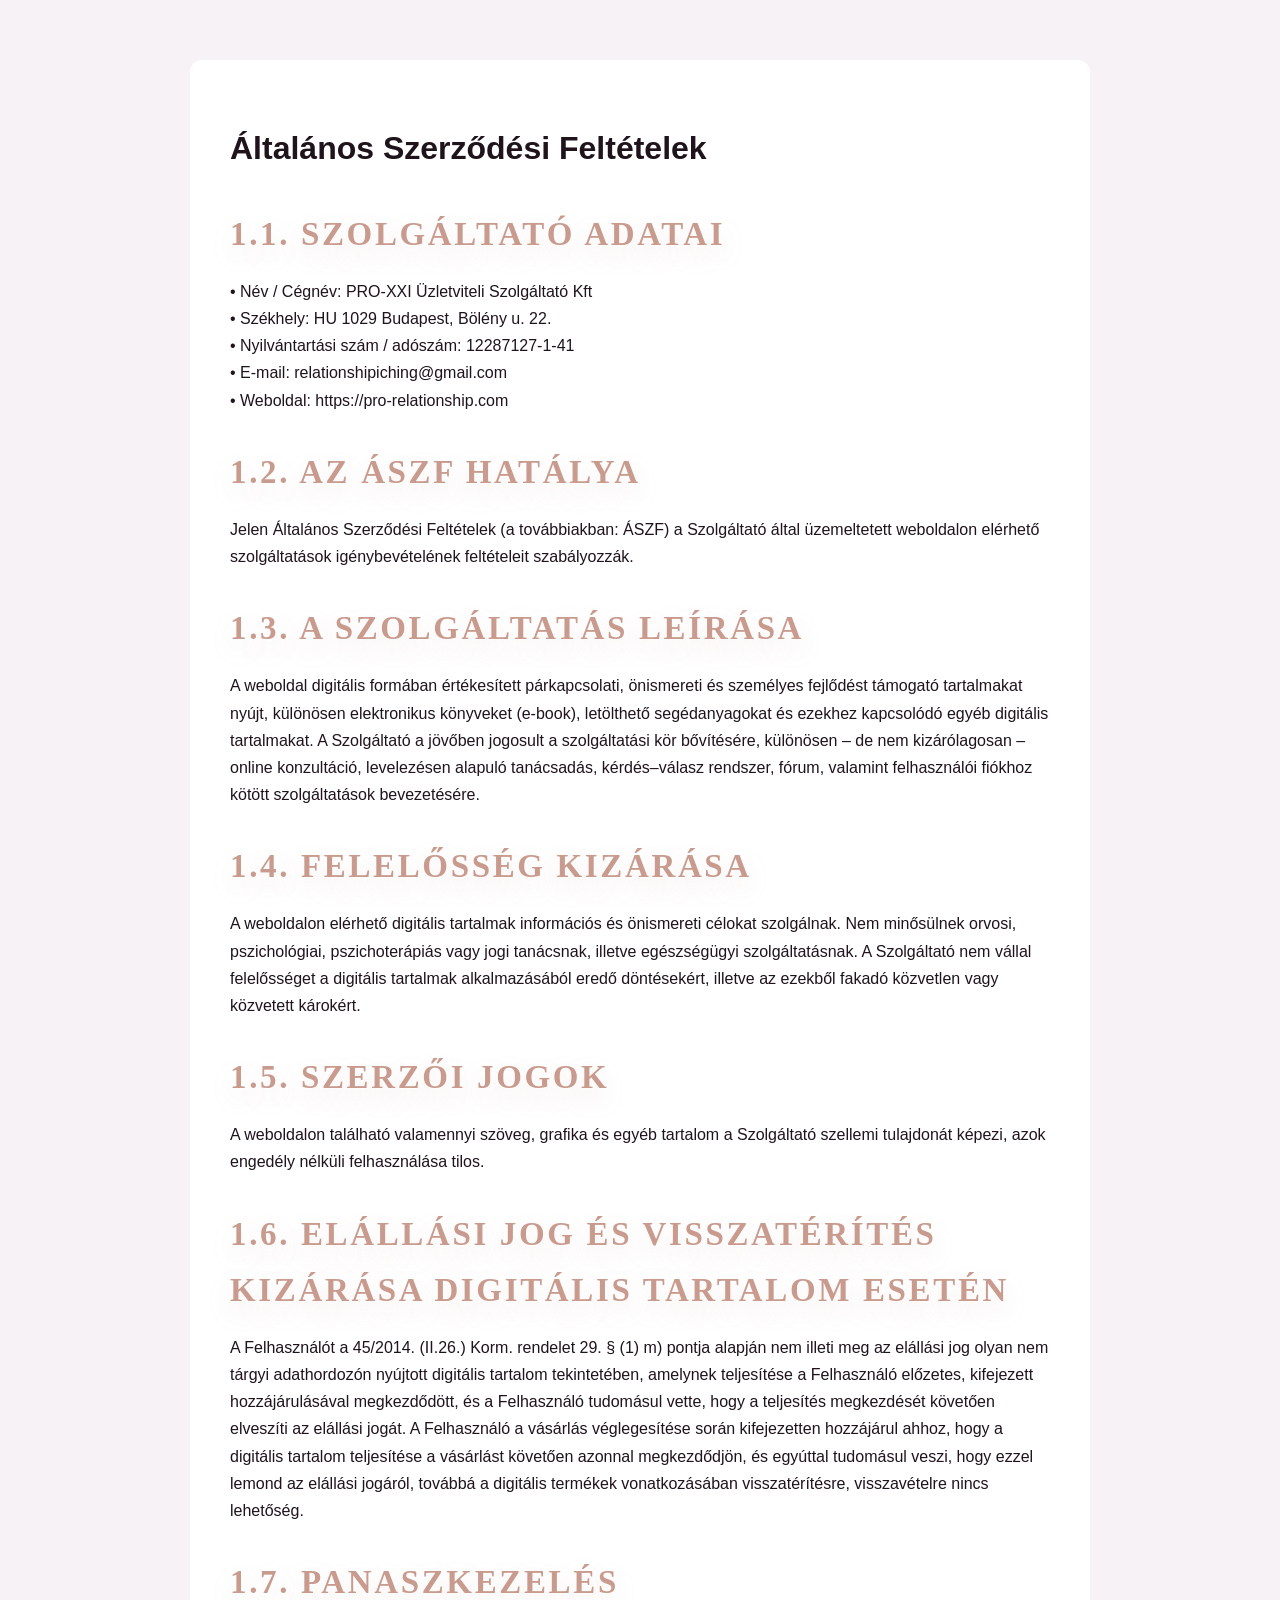
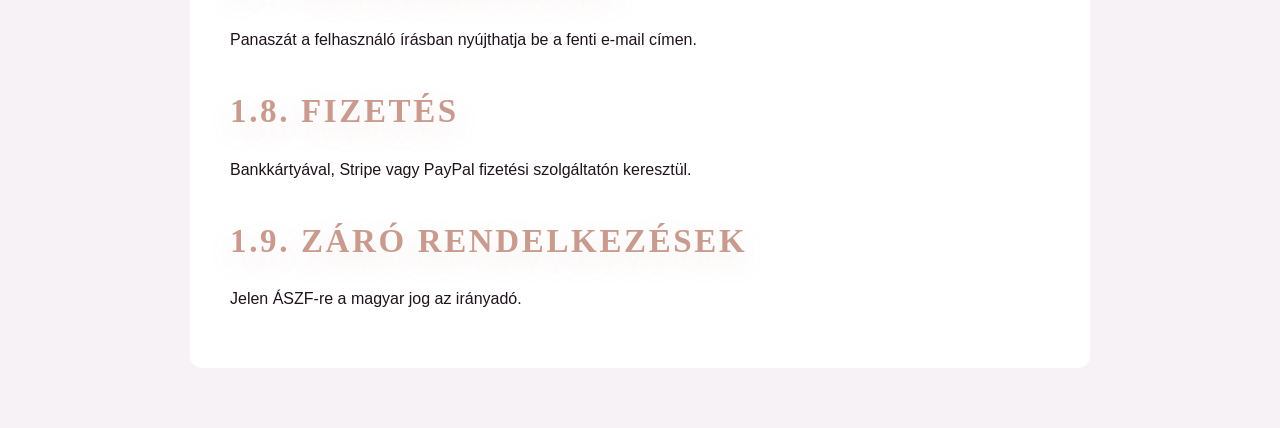
<file: aszf.html>
<!DOCTYPE html>
<html lang="hu">
<head>
<!-- Google tag (gtag.js) -->
<script async src="https://www.googletagmanager.com/gtag/js?id=AW-17940899655"></script>
<script>
  window.dataLayer = window.dataLayer || [];
  function gtag(){dataLayer.push(arguments);}
  gtag('js', new Date());

  gtag('config', 'AW-17940899655');
</script>
<meta charset="UTF-8">
<title>Általános Szerződési Feltételek</title>
<link rel="stylesheet" href="styles.css">
</head>

<body class="legal-page">

<div class="legal-container">

<h1>Általános Szerződési Feltételek</h1>

<h2>1.1. Szolgáltató adatai</h2>
<p>
•	Név / Cégnév: PRO-XXI Üzletviteli Szolgáltató Kft<br>
•	Székhely: HU 1029 Budapest, Bölény u. 22.<br>
•	Nyilvántartási szám / adószám: 12287127-1-41<br>
•	E-mail: relationshipiching@gmail.com<br>
•	Weboldal: https://pro-relationship.com

</p>

<h2>1.2. Az ÁSZF hatálya</h2>
<p>
Jelen Általános Szerződési Feltételek (a továbbiakban: ÁSZF) a Szolgáltató által üzemeltetett weboldalon elérhető szolgáltatások igénybevételének feltételeit szabályozzák.
</p>

<h2>1.3. A szolgáltatás leírása</h2>
<p>
A weboldal digitális formában értékesített párkapcsolati, önismereti és személyes fejlődést támogató tartalmakat nyújt, különösen elektronikus könyveket (e-book), letölthető segédanyagokat és ezekhez kapcsolódó egyéb digitális tartalmakat.
A Szolgáltató a jövőben jogosult a szolgáltatási kör bővítésére, különösen – de nem kizárólagosan – online konzultáció, levelezésen alapuló tanácsadás, kérdés–válasz rendszer, fórum, valamint felhasználói fiókhoz kötött szolgáltatások bevezetésére.

</p>
<h2>1.4. Felelősség kizárása</h2>
<p>
A weboldalon elérhető digitális tartalmak információs és önismereti célokat szolgálnak. Nem minősülnek orvosi, pszichológiai, pszichoterápiás vagy jogi tanácsnak, illetve egészségügyi szolgáltatásnak.
A Szolgáltató nem vállal felelősséget a digitális tartalmak alkalmazásából eredő döntésekért, illetve az ezekből fakadó közvetlen vagy közvetett károkért.

</p>

<h2>1.5. Szerzői jogok</h2>
<p>
A weboldalon található valamennyi szöveg, grafika és egyéb tartalom a Szolgáltató szellemi tulajdonát képezi, azok engedély nélküli felhasználása tilos.
</p> 

<h2>1.6. Elállási jog és visszatérítés kizárása digitális tartalom esetén</h2>
<p>
A Felhasználót a 45/2014. (II.26.) Korm. rendelet 29. § (1) m) pontja alapján nem illeti meg az elállási jog olyan nem tárgyi adathordozón nyújtott digitális tartalom tekintetében, amelynek teljesítése a Felhasználó előzetes, kifejezett hozzájárulásával megkezdődött, és a Felhasználó tudomásul vette, hogy a teljesítés megkezdését követően elveszíti az elállási jogát.
A Felhasználó a vásárlás véglegesítése során kifejezetten hozzájárul ahhoz, hogy a digitális tartalom teljesítése a vásárlást követően azonnal megkezdődjön, és egyúttal tudomásul veszi, hogy ezzel lemond az elállási jogáról, továbbá a digitális termékek vonatkozásában visszatérítésre, visszavételre nincs lehetőség.

</p> 	

<h2>1.7. Panaszkezelés</h2>
<p>
Panaszát a felhasználó írásban nyújthatja be a fenti e-mail címen.
</p>

<h2>1.8. Fizetés</h2>
<p>
Bankkártyával, Stripe vagy PayPal fizetési szolgáltatón keresztül.
</p>

<h2>1.9. Záró rendelkezések</h2>
<p>
Jelen ÁSZF-re a magyar jog az irányadó.
</p>

</div>

</body>
</html>
</file>
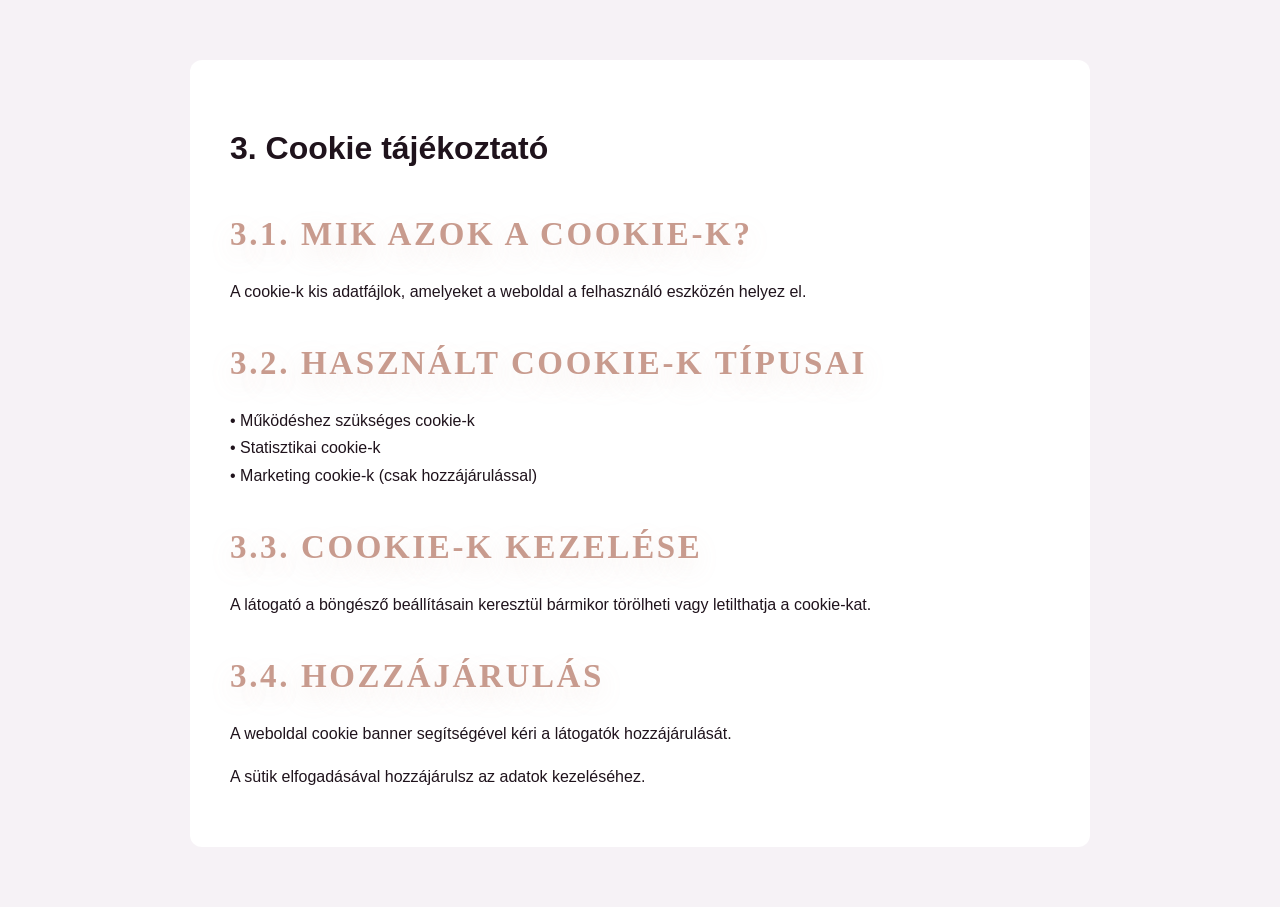
<file: cookies.html>
<!DOCTYPE html>
<html lang="hu">
<head>
<!-- Google tag (gtag.js) -->
<script async src="https://www.googletagmanager.com/gtag/js?id=AW-17940899655"></script>
<script>
  window.dataLayer = window.dataLayer || [];
  function gtag(){dataLayer.push(arguments);}
  gtag('js', new Date());

  gtag('config', 'AW-17940899655');
</script>
<meta charset="UTF-8">
<title>Cookie tájékoztató</title>
<link rel="stylesheet" href="styles.css">
</head>

<body class="legal-page">

<div class="legal-container">

<h1>3. Cookie tájékoztató</h1>

<h2>3.1. Mik azok a cookie-k?</h2>
<p>
A cookie-k kis adatfájlok, amelyeket a weboldal a felhasználó eszközén helyez el.
</p>

<h2>3.2. Használt cookie-k típusai</h2>
<p>
•	Működéshez szükséges cookie-k<br>
•	Statisztikai cookie-k<br>
•	Marketing cookie-k (csak hozzájárulással)

</p>

<h2>3.3. Cookie-k kezelése</h2>
<p>
A látogató a böngésző beállításain keresztül bármikor törölheti vagy letilthatja a cookie-kat.

</p>

<h2>3.4. Hozzájárulás</h2>
<p>
A weboldal cookie banner segítségével kéri a látogatók hozzájárulását.

</p>

<p>
A sütik elfogadásával hozzájárulsz az adatok kezeléséhez.
</p>

</div>

</body>
</html>
</file>
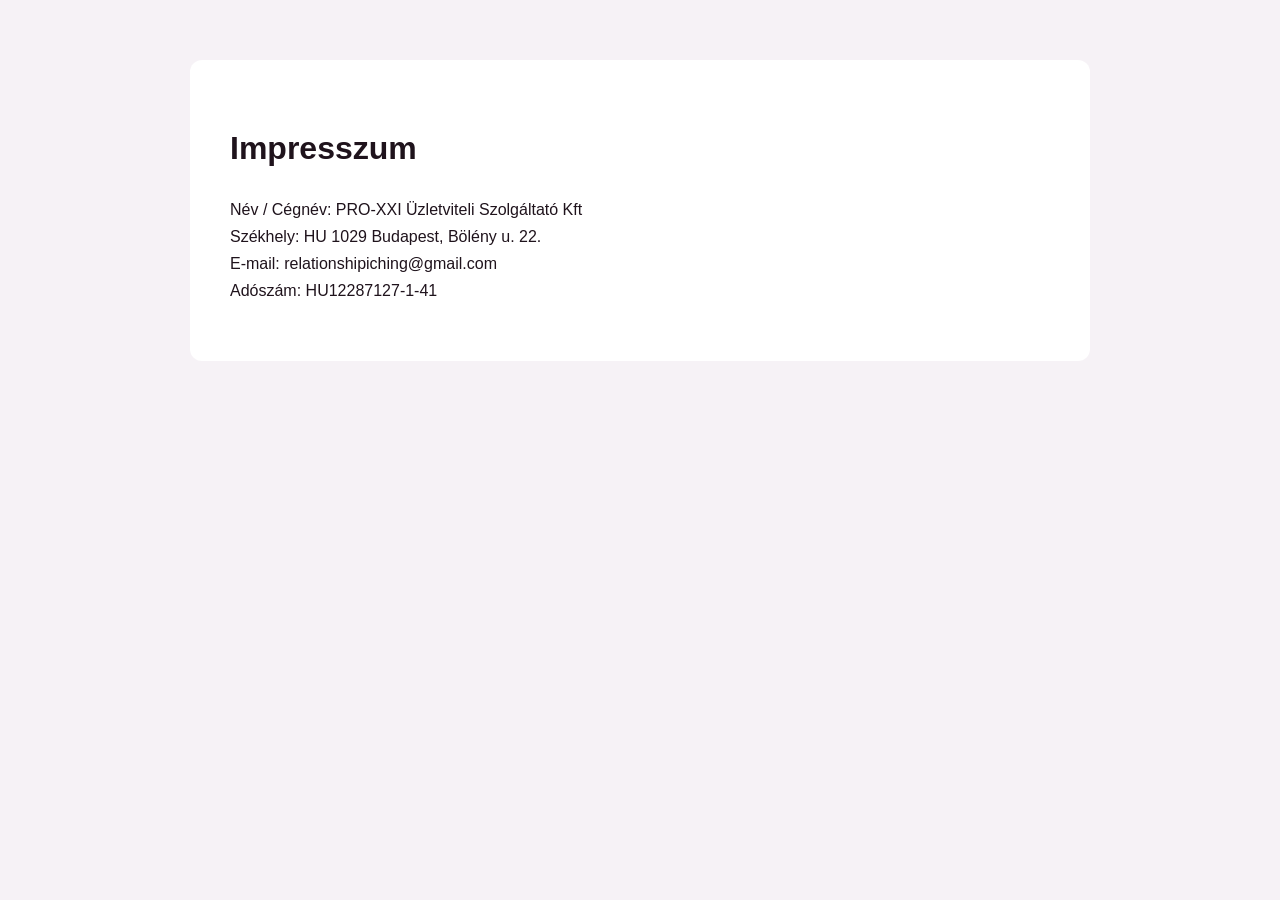
<file: impresszum.html>
<!DOCTYPE html>
<html lang="hu">
<head>
<!-- Google tag (gtag.js) -->
<script async src="https://www.googletagmanager.com/gtag/js?id=AW-17940899655"></script>
<script>
  window.dataLayer = window.dataLayer || [];
  function gtag(){dataLayer.push(arguments);}
  gtag('js', new Date());

  gtag('config', 'AW-17940899655');
</script>
<meta charset="UTF-8">
<title>Impresszum</title>
<link rel="stylesheet" href="styles.css">
</head>

<body class="legal-page">

<div class="legal-container">

<h1>Impresszum</h1>

<p>
Név / Cégnév: PRO-XXI Üzletviteli Szolgáltató Kft<br>
Székhely: HU 1029 Budapest, Bölény u. 22.<br>
E-mail: relationshipiching@gmail.com<br>
Adószám: HU12287127-1-41
</p>

</div>

</body>
</html>
</file>
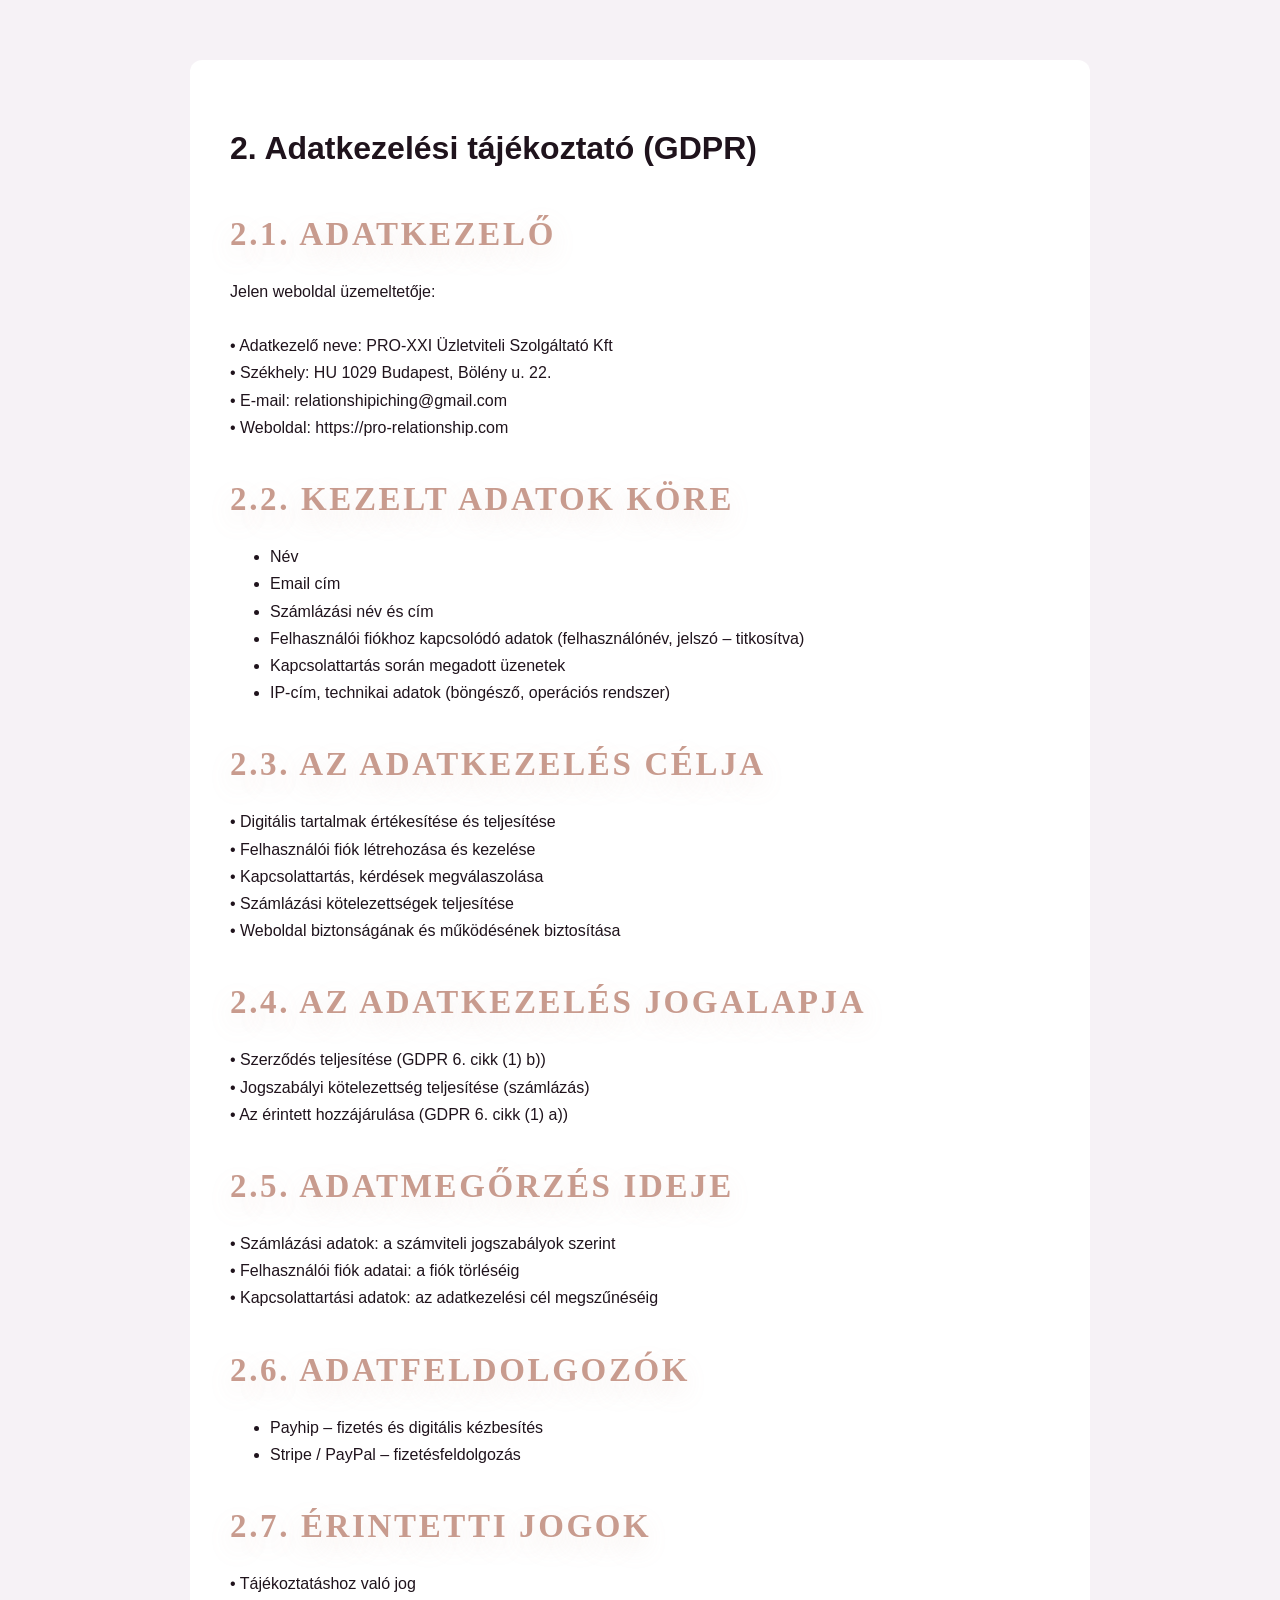
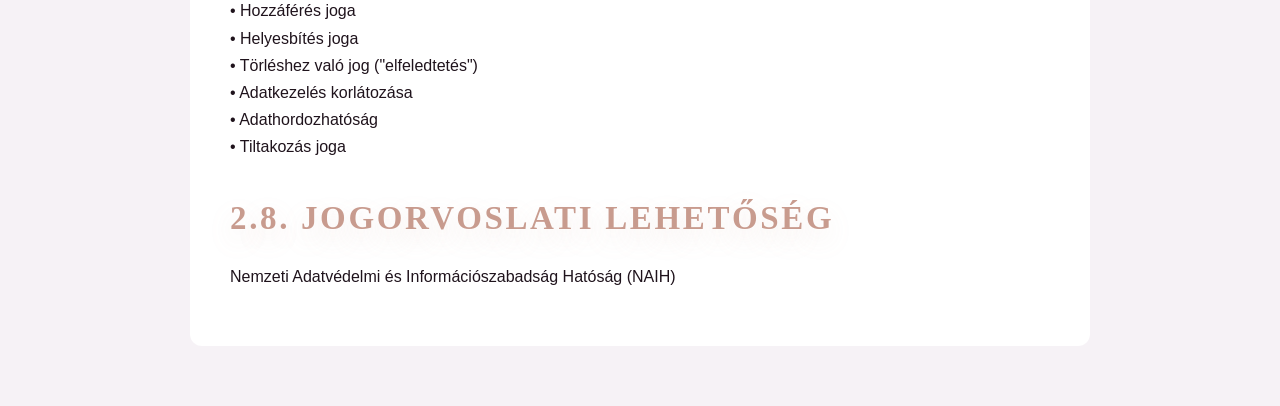
<file: privacy.html>
<!DOCTYPE html>
<html lang="hu">
<head>
<!-- Google tag (gtag.js) -->
<script async src="https://www.googletagmanager.com/gtag/js?id=AW-17940899655"></script>
<script>
  window.dataLayer = window.dataLayer || [];
  function gtag(){dataLayer.push(arguments);}
  gtag('js', new Date());

  gtag('config', 'AW-17940899655');
</script>
  <meta charset="UTF-8">
  <title>Adatkezelési tájékoztató</title>
  <link rel="stylesheet" href="styles.css">
</head>

<body class="legal-page">

<div class="legal-container">

<h1>2. Adatkezelési tájékoztató (GDPR)</h1>

<h2>2.1. Adatkezelő</h2>
<p>
Jelen weboldal üzemeltetője:
<br><br>
•	Adatkezelő neve: PRO-XXI Üzletviteli Szolgáltató Kft<br>
•	Székhely: HU 1029 Budapest, Bölény u. 22.<br>
•	E-mail: relationshipiching@gmail.com<br>
•	Weboldal: https://pro-relationship.com

</p>

<h2>2.2. Kezelt adatok köre</h2>
<ul>
<li>Név</li>
<li>Email cím</li>
<li>Számlázási név és cím</li>
<li>Felhasználói fiókhoz kapcsolódó adatok (felhasználónév, jelszó – titkosítva)</li>
<li>Kapcsolattartás során megadott üzenetek</li>
<li>IP-cím, technikai adatok (böngésző, operációs rendszer)</li>
</ul>

<h2>2.3. Az adatkezelés célja</h2>
<p>
•	Digitális tartalmak értékesítése és teljesítése<br>
•	Felhasználói fiók létrehozása és kezelése<br>
•	Kapcsolattartás, kérdések megválaszolása<br>
•	Számlázási kötelezettségek teljesítése<br>
•	Weboldal biztonságának és működésének biztosítása

</p>

<h2>2.4. Az adatkezelés jogalapja</h2>
<p>
•	Szerződés teljesítése (GDPR 6. cikk (1) b))<br>
•	Jogszabályi kötelezettség teljesítése (számlázás)<br>
•	Az érintett hozzájárulása (GDPR 6. cikk (1) a))

</p>

<h2>2.5. Adatmegőrzés ideje</h2>
<p>
•	Számlázási adatok: a számviteli jogszabályok szerint<br>
•	Felhasználói fiók adatai: a fiók törléséig<br>
•	Kapcsolattartási adatok: az adatkezelési cél megszűnéséig


</p>

<h2>2.6. Adatfeldolgozók</h2>
<ul>
<li>Payhip – fizetés és digitális kézbesítés</li>
<li>Stripe / PayPal – fizetésfeldolgozás</li>
</ul>

<h2>2.7. Érintetti jogok</h2>
<p>
•	Tájékoztatáshoz való jog<br>
•	Hozzáférés joga<br>
•	Helyesbítés joga<br>
•	Törléshez való jog ("elfeledtetés")<br>
•	Adatkezelés korlátozása<br>
•	Adathordozhatóság<br>
•	Tiltakozás joga
</p>

<h2>2.8. Jogorvoslati lehetőség</h2>
<p>
Nemzeti Adatvédelmi és Információszabadság Hatóság (NAIH)
</p>

</div>

</body>
</html>
</file>
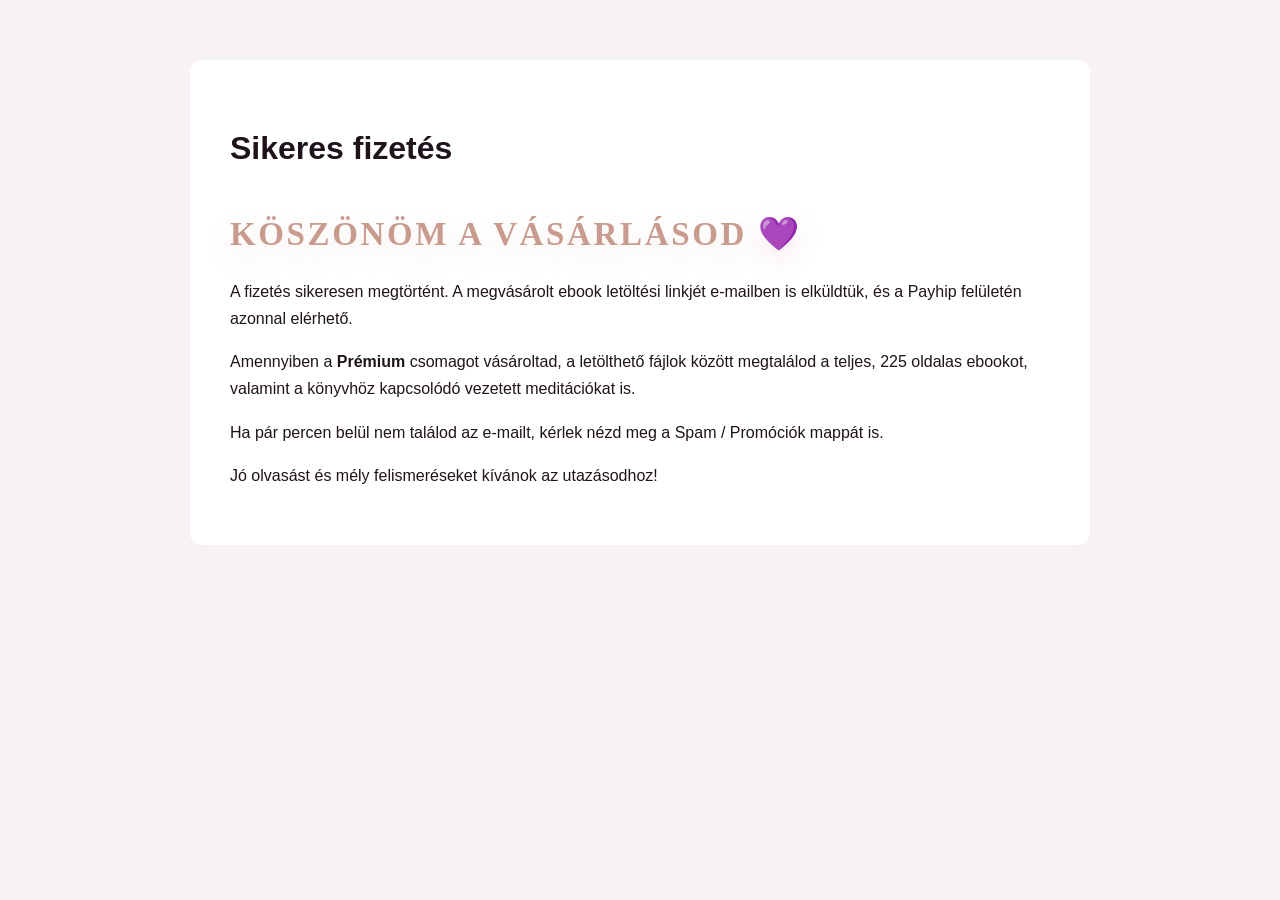
<file: successpage.html>
<!DOCTYPE html>
<html lang="hu">
<head>
<!-- Google tag (gtag.js) -->
<script async src="https://www.googletagmanager.com/gtag/js?id=AW-17940899655"></script>
<script>
  window.dataLayer = window.dataLayer || [];
  function gtag(){dataLayer.push(arguments);}
  gtag('js', new Date());

  gtag('config', 'AW-17940899655');
</script>
<meta charset="UTF-8">
<title>Sikeres fizetés</title>
<link rel="stylesheet" href="styles.css">
</head>

<body class="legal-page">

<div class="legal-container">

<h1>Sikeres fizetés</h1>

<h2>Köszönöm a vásárlásod 💜</h2>
<p>A fizetés sikeresen megtörtént.
A megvásárolt ebook letöltési linkjét e-mailben is elküldtük, és a Payhip felületén azonnal elérhető.</p>

<p>Amennyiben a <strong>Prémium</strong> csomagot vásároltad, a letölthető fájlok között megtalálod a teljes, 225 oldalas ebookot, valamint a könyvhöz kapcsolódó vezetett meditációkat is.</p>


<p>Ha pár percen belül nem találod az e-mailt, kérlek nézd meg a Spam / Promóciók mappát is.</p>

<p>Jó olvasást és mély felismeréseket kívánok az utazásodhoz!</p>

</div>

</body>
</html>
</file>
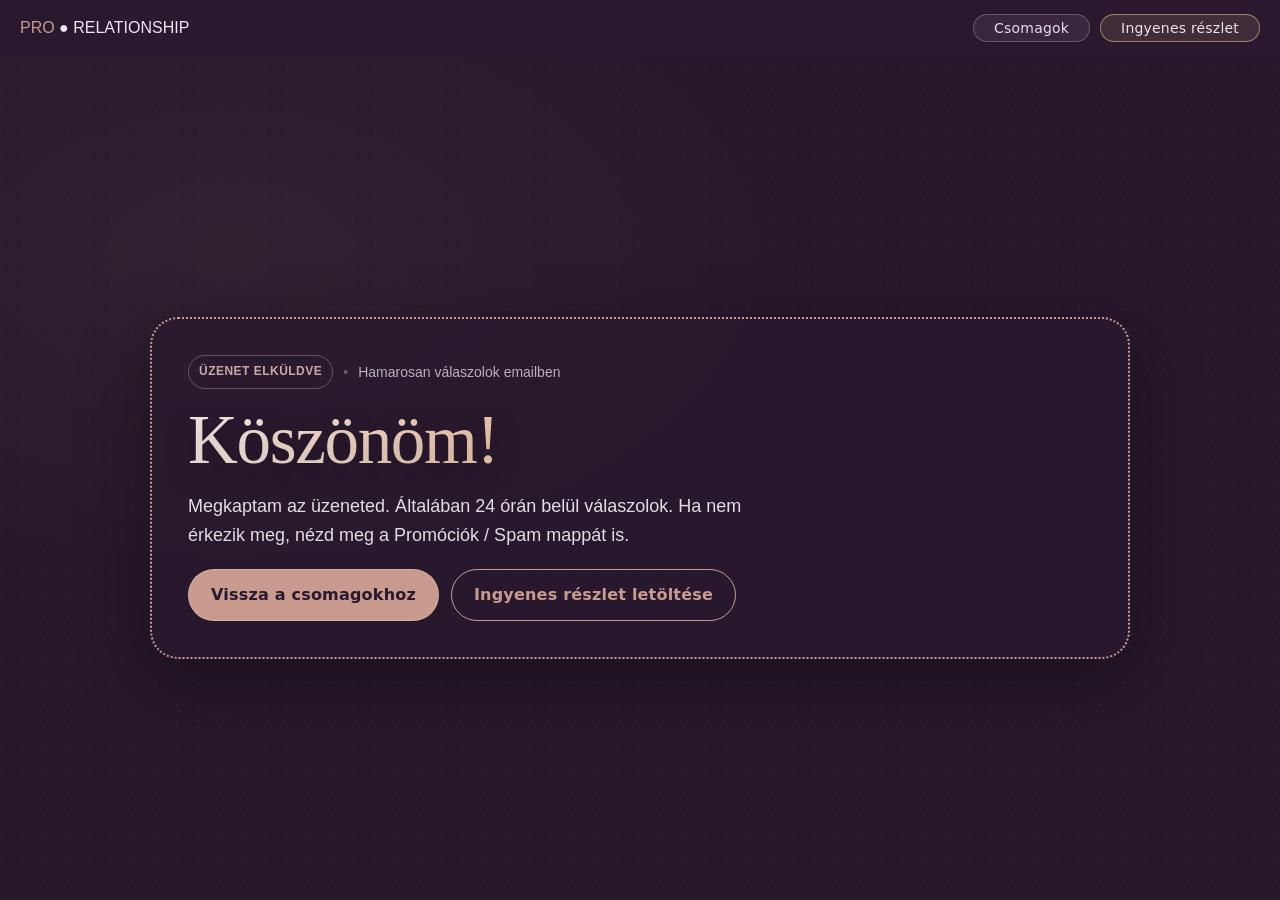
<file: thanks.html>
<!doctype html>
<html lang="hu">
<head>
  <meta charset="utf-8" />
  <meta name="viewport" content="width=device-width, initial-scale=1" />
  <title>Köszönöm! – Pro Relationship</title>

  <!-- Köszönő oldal: ne legyen indexelve -->
  <meta name="robots" content="noindex,nofollow" />

  <!-- A site saját stílusa -->
  <link rel="stylesheet" href="styles.css" />
</head>

<body>
  <nav class="nav" aria-label="Fő navigáció">
    <a class="brand" href="/">
      <span class="brand-text"><span id="logo_pro">PRO</span> ● RELATIONSHIP</span>
    </a>

    <div class="nav-links" style="justify-content:flex-end; gap:10px;">
      <a class="nav-chip" href="https://www.pro-relationship.com/#csomagok">Csomagok</a>
      <a class="nav-chip nav-chip--cta" href="https://www.pro-relationship.com/#reszlet">Ingyenes részlet</a>
    </div>
  </nav>

  <header class="header" style="min-height: 100vh; display:flex; align-items:center;">
    <section class="container" style="padding: 120px 0 44px;">
      <div style="
        max-width: 980px;
        margin: 0 auto;
        background: rgba(42,26,47,.76);
        border: 2px dotted var(--gold);
        border-radius: 28px;
        padding: clamp(20px, 3vw, 36px);
        box-shadow: 0 22px 70px rgba(0,0,0,.35);
      ">
        <div class="hero-kicker" style="margin-bottom: 10px;">
          <span class="pill">Üzenet elküldve</span>
          <span class="dot">•</span>
          <span>Hamarosan válaszolok emailben</span>
        </div>

        <h1 class="hero-title" style="max-width:none; margin: 0 0 10px 0;">
          Köszönöm!
        </h1>

        <p class="hero-lead" style="margin: 0 0 18px 0;">
          Megkaptam az üzeneted. Általában 24 órán belül válaszolok.
          Ha nem érkezik meg, nézd meg a Promóciók / Spam mappát is.
        </p>

        <div class="hero-cta" style="margin: 0;">
          <a class="btn btn-primary" href="https://www.pro-relationship.com/#csomagok">Vissza a csomagokhoz</a>
          <a class="btn btn-secondary" href="https://www.pro-relationship.com/#reszlet">Ingyenes részlet letöltése</a>
        </div>
</file>
<file: styles.css>
:root {
  /* LIGHT BASE */
  --base: #EBDCE2;
  --base-2: #f2e9ee;
  --base-3: #fbf6f8;

  --ink: #1f131c;
  --muted: rgba(31, 19, 28, .72);

  /* BRAND */
  --navy: #0b1f3a;

  /* HEADER PLUM */
  --plum-bg: #2a1a2f;
  /* plum */

  /* TEXT ON DARK */
  --lavender: #efe6f3;
  --mist: #d8cbe2;
  --lilac: #bda8cf;

  /* ACCENT */
  --gold: #C89B8E;

  --footer-bg: #0E1F33;

  --container: 1120px;

  /* Fonts */
  --sans: "Inter", system-ui, -apple-system, Segoe UI, Roboto, Arial, sans-serif;

  --display: "Playfair Display", serif;

  --logo: "Poppins", sans-serif;



}

* {
  box-sizing: border-box;
}

html {
  scroll-behavior: smooth;
}

body {
  margin: 0;
  font-family: var(--sans);
  color: var(--ink);
  background: var(--base);
  line-height: 1.6;
}

img {
  max-width: 100%;
  display: block;
}

a {
  color: inherit;
  text-decoration: none;
}

.container {
  width: min(var(--container), calc(100% - 40px));
  margin: 0 auto;
}

h2 {
  text-transform: uppercase;
  letter-spacing: 0.08em;
}

/* =========================
   HEADER (plum + pattern + wave)
========================= */
.header {
  position: relative;
  background: var(--plum-bg);
  overflow: hidden;
  padding-bottom: 0;
  isolation: isolate;
}

.header > *{
  position: relative;
  z-index: 1;
}

.header::before {
  content: "";
  position: absolute;
  inset: 0;
  pointer-events: none;
  background:
    radial-gradient(circle at 1px 1px, rgba(241,230,223,.08) 1px, transparent 1.2px) 0 0 / 22px 22px,
    radial-gradient(900px 520px at 18% 28%, rgba(201,164,125,.16), transparent 60%),
    #241726;
  opacity: .35;
  z-index: 0;
}

/* NAV */
.nav {
  position: fixed;
  top: 0;
  left: 0;
  right: 0;
  z-index: 99999;         
  isolation: isolate;    
  display: flex;
  align-items: center;
  justify-content: space-between;
  gap: 14px;

  padding: 14px 20px;
  background: rgba(42, 26, 47, .92);
  /* plum */
}

.brand {
  display: flex;
  align-items: center;
  gap: 10px;
  font-weight: 500;
  min-width: 240px;
}

.logo {
  height: 28px;
  width: auto;
  display: block;
}

#logo_pro {
  color: var(--gold);
}

.brand-text {
  color: var(--lavender);
  font-family: var(--logo);
}


.nav-links {
  display: flex;
  align-items: center;
  justify-content: center;
  gap: 10px;
  flex: 1;
}

.nav-chip {
  display: inline-flex;
  align-items: center;
  justify-content: center;

  padding: 2px 20px;
  border: 1px solid rgba(239, 230, 243, .25);
  background: rgba(239, 230, 243, .08);
  color: rgba(239, 230, 243, .95);

  font-weight: 300;
  font-size: 14px;
  letter-spacing: .2px;

  border-radius: 999px;
  transition:
    background .18s ease,
    border-color .18s ease,
    transform .18s ease;
}

.nav-chip:hover {
  background: rgba(239, 230, 243, .16);
  border-color: rgba(239, 230, 243, .42);
  transform: translateY(-1px);
}

.nav-chip--cta {
  border-color: rgba(201, 178, 125, .65);
  background: rgba(201, 178, 125, .14);
  color: rgba(239, 230, 243, .98);
}

.nav-chip--cta:hover {
  background: rgba(201, 178, 125, .26);
  border-color: rgba(201, 178, 125, .9);
}

.nav-toggle {
  display: none;
  background: none;
  border: 2px solid var(--lavender);
  color: var(--lavender);
  padding: 10px 12px;
  font-weight: 800;
  border-radius: 5px;
}

/* HERO */
.hero {
  padding: 104px 0 24px;
  display: grid;
  grid-template-columns: 1.15fr .85fr;
  gap: 28px;
  align-items: center;
  position: relative;
  z-index: 1;
}

.hero-media {
  display: flex;
  justify-content: center;
  align-items: center;
  padding-right: 24px;
}

.hero-media .book {
  width: 240px;
  max-width: 100%;
}

.hero-media .cover {
  width: 100%;
  max-width: 320px;
  max-height: 520px;
  height: auto;
  object-fit: contain;
  filter: drop-shadow(0 18px 30px rgba(0, 0, 0, .35));

}

/* MOBIL BOOK*/

.hero-book-mobile {
  display: none;
}




/* Meta */
.meta {
  margin: 0 0 12px;
  color: var(--lilac);
}

.meta strong {
  color: var(--gold);
  font-weight: 700;
}

.sep {
  margin: 0 8px;
  color: var(--gold);
}

.hero-copy{
  max-width: 640px;
  position: relative;
}

.hero-copy::before{
  content: "";
  position: absolute;
  left: 0;
  top: 104px;          
  height: 230px;      
  width: 2px;
  border-radius: 999px;

  background: linear-gradient(
    to bottom,
    rgba(201,164,125,0),
    rgba(201,164,125,.95) 35%,
    rgba(201,164,125,.15)
  );
}

.hero-kicker {
  display: flex;
  flex-wrap: wrap;
  gap: 10px;
  align-items: center;
  font-family: "Inter", sans-serif;
  font-size: 14px;
  color: rgba(255, 255, 255, 0.72);
  margin-bottom: 12px;
opacity: .92;
}

.hero-kicker .pill {
  padding: 6px 10px;
  border-radius: 999px;
  border: 1px solid rgba(231, 195, 182, 0.35);
  color: rgba(231, 195, 182, 0.92);
  font-weight: 700;
  letter-spacing: 0.04em;
  text-transform: uppercase;
  font-size: 12px;
}

.hero-kicker .dot {
  opacity: 0.45;
}

.hero-title {
  font-family: "Poppins", serif;
  font-weight: 300;
  letter-spacing: -0.02em;
  line-height: 1.2;
  font-size: clamp(44px, 5.4vw, 74px);
  margin: 0 0 12px 0;
  color: #e7c3b6;
  max-width: 14ch;


  background: linear-gradient(90deg,
    #F1E6DF 0%,
    #E6C1A6 35%,
    #C97A5A 100%
  );
  -webkit-background-clip: text;
  background-clip: text;
  color: transparent;

  text-shadow: 0 10px 30px rgba(0,0,0,.25);
}

/* #hero-title-element {
 color: #c89b8e;
 font-weight: 400;
font-family: "Poppins", sans-serif;

} */

.hero-brand {
  font-family: "Playfair Display", sans-serif;
  font-weight: 800;
  letter-spacing: 0.12em;
  text-transform: uppercase;
  font-size: 14px;
  color: rgba(231, 195, 182, 0.88);
  margin: 0 0 10px 0;
}

.hero-title-brand {
  padding: 36px;
}

.hero-subtitle {
  font-family: "Playfair Display", sans-serif;
  font-weight: 600;
  letter-spacing: 0.14em;
  text-transform: uppercase;
  font-size: 12px;
  color: rgba(255, 255, 255, 0.75);
  margin: 0 0 18px 0;
}

.hero-lead {
  font-family: "Poppins", sans-serif;
  font-size: clamp(16px, 1.5vw, 18px);
  line-height: 1.65;
  color: rgba(255, 255, 255, 0.86);
  max-width: 58ch;
  margin: 0px 0 22px 0;
  font-weight: 300;
}

.hero-cta {
  display: flex;
  gap: 12px;
  flex-wrap: wrap;
  align-items: center;
  margin: 0 0 12px 0;
}

.btn-primary {
  background: #e7c3b6;
  color: #241a26;
  border: 1px solid rgba(231, 195, 182, 0.45);
}

.btn-secondary {
  background: rgba(255, 255, 255, 0.06);
  color: rgba(255, 255, 255, 0.92);
  border: 1px solid rgba(231, 195, 182, 0.35);
}

.hero-note {
  font-family: "Inter", sans-serif;
  font-size: 12px;
  color: rgba(255, 255, 255, 0.60);
  margin: 0;
}

.lead {
  margin-top: 20px;
  margin-bottom: 20px;
  color: var(--mist);
  max-width: 62ch;
}

.cta {
  display: flex;
  gap: 10px;
  flex-wrap: wrap;
  margin-top: 30px;
}

/* Header bottom wave  */
.header-wave {
  display: block;
  width: 100%;
  height: 200px;
  margin-top: -20px;
}

.header-wave path {
  fill: var(--base);
}

/* =========================
   BUTTONS (square, border only)
========================= */
.btn {
  display: inline-flex;
  align-items: center;
  justify-content: center;
  text-align: center;
  padding: 12px 22px;
  border: 1px solid var(--navy);
  background: transparent;
  color: var(--navy);

  font-weight: 600;
  font-size: 16px;
  letter-spacing: .2px;

  border-radius: 999px;
  transition:
    background .18s ease,
    color .18s ease,
    border-color .18s ease,
    transform .18s ease;
}

.btn:hover {
  background: var(--navy);
  color: var(--base);
  transform: translateY(-1px);
}
 
/* Inverse a header/nav */
.header .btn,
.nav .btn {
  border-color: var(--gold);
  color: var(--gold);
}

.header .btn:hover,
.nav .btn:hover {
  background: var(--gold);
  color: var(--plum-bg);
}

.btn.btn-primary {
  background: #c89b8e;
  color: #28192c;
  border: 1px solid rgba(231, 195, 182, 0.45);
}

.btn.btn-primary:hover {
  background: var(--plum-bg);
  color: var(--gold);
} 


.btn-form {
  padding: 12px 18px;
  border: 1px solid var(--gold);
  background: transparent;
  color: var(--gold);
  border-radius: 999px;
  transition: background .25s ease, color .25s ease, border-color .25s ease;
  cursor: pointer;
  font-weight: 600;
  font-size: 16px;
}

.btn-form:hover {

  border: 1px solid var(--gold);
  background: var(--gold);
  color: var(--base);

}

.form-btn-wrapper {
  display: inline-flex;
  align-items: center;
  justify-content: center;

  width: 100%;
  max-width: 100%;
  box-sizing: border-box;
}

.form-btn-wrapper a {
  text-align: center;
}


/* =========================
   MAIN + SECTIONS 
========================= */
.main {
  background: var(--base);
}

#mi-ez,
#mintak,
#reszlet,
#csomagok {
  scroll-margin-top: 120px;
}

h2 {
  margin: 0 0 12px;
  font-family: var(--display);
  font-size: 33px;
  color: #c89b8e;
letter-spacing: .08em;
  text-shadow:
    0 1px 0 rgba(255,255,255,.35),
    0 10px 26px rgba(201,155,142,.22);
}

h3 {
  margin: 26px 0 10px;
  font-family: var(--display);
  color: var(--plum-bg);
  font-size: 24px;
}

.muted {
  color: var(--muted);
}

.small {
  font-size: 13px;
}

/* Simple grids */
.grid3 {
  display: grid;
  grid-template-columns: repeat(3, 1fr);
  gap: 16px;
}

.grid2 {
  display: grid;
  grid-template-columns: repeat(2, 1fr);
  gap: 16px;
}

/* Cards: border only (minimal) */
.card {
  border: 1px solid rgba(11, 31, 58, .16);
  border-radius: 18px;
  padding: 18px;
  background: rgba(255, 255, 255, .35);
}

.price {
  font-weight: 800;
  color: var(--navy);
}

/* Keywords */
.keywords span {
  margin-right: 10px;
  color: var(--muted);
}

/* ===== ABOUT SECTION REFINEMENT ===== */

.about-title {
  text-align: center;
  position: relative;
}


.about-title::after {
  content: "";
  display: block;
  width: 88px;
  height: 1px;
  margin: 16px auto 0;

  background: linear-gradient(to right,
      transparent,
      var(--gold),
      transparent);

  opacity: .9;
}

.about-intro {
  max-width: 720px;
  margin: 0 auto 48px;
  text-align: center;
  margin-top: 30px;
}

.about-subtitle {
  text-align: center;
  margin-bottom: 36px;
}

.about-features {
  display: grid;
  grid-template-columns: repeat(3, 1fr);
  gap: 32px;
  max-width: 960px;
  margin: 0 auto;
}

.feature {
  text-align: center;
}

.feature-number {
  width: 44px;
  height: 44px;
  margin: 0 auto 16px;

  display: flex;
  align-items: center;
  justify-content: center;

  border-radius: 50%;
  background: var(--gold);
  color: var(--lavender);
  border: solid 2px var(--lavender);

  font-weight: 700;
  font-size: 18px;
}

.feature p {
  font-size: 16px;
  line-height: 1.6;
  border: 2px dotted var(--gold);
  border-radius: 999px;
  padding: 20px 15px;
  font-weight: 500;
}

#author {
  margin-top: 30px;
}

.author-box {
  margin-top: 46px;
  background: rgba(42, 26, 47, .76);
  padding: 31px;
  border-radius: 18px;
  color: #e6dcd2;
}

.author-grid {
  display: grid;
  grid-template-columns: 0.9fr 1.1fr;
  align-items: center;
  gap: 56px;

}

.author-media {
  position: relative;
  border-radius: 18px;
  overflow: hidden;
  background: rgba(255, 255, 255, 0.35);
  box-shadow: 0 18px 40px rgba(0, 0, 0, 0.10);
  height: clamp(520px, 42vw, 620px);
}

.author-image {
  width: 100%;
  height: 100%;
  object-fit: cover;
  display: block;
  transform: scale(1.02);
  border-radius: 24px;
}

.author-media::after {
  content: "";
  position: absolute;
  inset: 14px;
  border-radius: 18px;
  border: 1px dotted rgba(212, 175, 55, 0.55);
  pointer-events: none;
}

.author-text-gold {
  color: var(--gold);
}

.author-content,
.author-text {
  max-width: 540px;
  line-height: 1.9;
}

.author-content {
  padding: 6px 0;
  text-shadow: 0 1px 0 rgba(0, 0, 0, 0.15);
  font-weight: 300;
}


@media (max-width: 768px) {

  .author-grid {
    grid-template-columns: 1fr;
    gap: 32px;
  }

  .author-media {
    height: auto;
    min-height: unset;
  }

  .author-media img {
    height: auto;
    max-height: none;
    object-fit: cover;
  }

}

/* =========================
   Nehany minta
========================= */

/* ===== MINTÁK SZEKCIÓ – dark, de olvasható ===== */
#mintak {
  color: var(--lavender);
}

/* cím + szöveg */
#mintak h2 {
  color: var(--gold);
  margin: 0 0 14px;
}

#mintak .muted {
  color: var(--lavender);
  text-align: center;
  margin: 30px auto;
  max-width: 66ch;
}

/* kulcsszavak sötét témára */
#mintak .keywords {
  margin-left: auto;
  margin-right: auto;
  max-width: 66ch;
  padding: 5px 0;
}

#mintak .keywords span {
  display: inline-block;
  text-align: center;
  padding: 6px 10px;
  border-radius: 999px;
  border: 1px solid rgba(201, 178, 125, .35);
  background: var(--gold);
  color: var(--plum-bg);
  margin: 5px;
  font-size: 14px;
}

#mintak .card {
  background: rgba(255, 255, 255, .10);
  border: 2px dotted var(--gold);
  border-radius: 22px;
  padding: 22px;
  box-shadow: 0 18px 50px rgba(0, 0, 0, .22);
  backdrop-filter: blur(6px);
}

#mintak .card h3 {
  color: var(--lavender);
  margin-top: 0;
  text-align: center;
}

#mintak .card p {
  color: rgba(239, 230, 243, .78);
  text-align: center;
}

#mintak .grid3 {
  gap: 18px;
  margin-top: 40px;
  margin-bottom: 40px;
}

.card-symbol {
  display: inline-block;
  margin-bottom: 8px;
  font-size: 20px;
  color: var(--gold);
  opacity: .85;
  font-size: 28px;
}

.parent {
  text-align: center;
}

.section-alt {
  background: var(--plum-bg);
  padding-bottom: 1px;
}

/* Section divider wave */
.section-wave {
  display: block;
  width: 100%;
  height: 140px;
  margin-top: 48px;
  margin-bottom: -1px;
}

.section-wave path {
  fill: var(--plum-bg);
  /* világos rózsaszín */
}

.section-alt-container {
  width: min(var(--container), calc(100% - 40px));
  margin: 0 auto;
}


/* =========================
   FORM
========================= */

.form-muted {
  margin-bottom: 35px;
}

.form label {
  display: block;
  margin-bottom: 8px;
}

.form-row {
  display: flex;
  gap: 10px;
  flex-wrap: wrap;
  align-items: center;
}

.form input {
  height: 44px;
  padding: 0 18px;
  min-width: 300px;
  border: 1px solid var(--base);
  background: transparent;
  border-radius: 999px;
  font-size: 18px;
}

.form-msg {
  margin: 8px 0 0;
}

.form-wrapper {
  display: grid;
  grid-template-columns: 1.1fr 0.9fr;
  gap: 48px;
  align-items: center;
  background: var(--plum-bg);
  border: 2px dotted var(--gold);
  border-radius: 28px;
  padding: 36px;
}

.form-image img {
  border-radius: 22px;
}

.form-wrapper-container{
  width: 100vw;
  max-width: 100vw;
  margin-left: calc(50% - 50vw);
  margin-right: calc(50% - 50vw);

  background: #a5878b;
  padding: clamp(28px, 4vw, 56px) 0;
}


.form-wrapper{
  max-width: 1100px;
  margin: 0 auto;
  padding: 50px;
  border-radius: 26px;


  background: radial-gradient(120% 140% at 20% 20%, rgba(255,255,255,.08) 0%, rgba(255,255,255,.04) 55%, rgba(255,255,255,.02) 100%),
              linear-gradient(180deg, #2b1731 0%, #241028 100%);
  border: 1px solid rgba(234, 214, 195, .35);
  box-shadow: 0 18px 55px rgba(0,0,0,.35);
}


.form-wrapper{
  outline: 2px dotted rgba(234, 214, 195, .35);
  outline-offset: -10px;
}


.form-wrapper h2{
  color: #e9d8c6;
  letter-spacing: .04em;
}
.form-wrapper .form-muted{
  color: rgba(255,255,255,.82);
}
.btn-form{
  background: #f5d0ce;
  color: #2b1731;
  border: 1px solid rgba(255,255,255,.25);
}
.btn-form:hover{
  filter: brightness(.97);
}


@media (max-width: 900px){
  .form-wrapper{ outline-offset: -6px; border-radius: 20px; }
}



/* =========================
   PRICING / CSOMAGOK
========================= */

#csomagok h2 {
  margin-bottom: 10px;
}

#csomagok .muted {
  text-align: center;
  margin: 30px auto;
  max-width: 66ch;
}


#csomagok .grid2 {
  display: grid;
  grid-template-columns: repeat(2, minmax(0, 1fr));
  gap: 18px;
  align-items: stretch;
  gap: 40px;
}

#csomagok .card {
  position: relative;
  overflow: hidden;
}

#csomagok .card::after {
  content: "";
  position: absolute;
  left: 0;
  right: 0;
  top: 0;
  height: 8px;
  background: linear-gradient(90deg, rgba(201, 178, 125, .75), rgba(189, 168, 207, .75));
  opacity: .65;
}


#csomagok .card:nth-child(2)::after {
  opacity: .95;
}


#csomagok .card h3 {
  font-size: clamp(22px, 2vw, 28px);
  font-weight: 900;
  letter-spacing: .2px;
  margin-top: 8px;
  margin-bottom: 12px;
}


#csomagok .card h3::after {
  content: "";
  display: block;
  width: 56px;
  height: 1px;
  margin: 12px auto 0;
  background: rgba(11, 31, 58, .18);
  opacity: .55;
}

#csomagok .card:nth-child(2) h3::after {
  background: rgba(201, 178, 125, .55);
}


#csomagok .card:nth-child(1)::before {
  position: absolute;
  top: 16px;
  left: 18px;
  padding: 7px 12px;
  border-radius: 999px;
  background: rgba(201, 178, 125, .18);
  border: 1px solid rgba(201, 178, 125, .55);
  color: rgba(11, 31, 58, .90);
  font-weight: 900;
  letter-spacing: .6px;
  font-size: 12px;
}

#csomagok .card:nth-child(2)::before {
  content: "LEGNÉPSZERŰBB";
  position: absolute;
  top: 16px;
  right: 18px;
  padding: 7px 12px;
  border-radius: 999px;
  background: rgba(201, 178, 125, .18);
  border: 1px solid rgba(201, 178, 125, .55);
  color: rgba(11, 31, 58, .90);
  font-weight: 900;
  letter-spacing: .6px;
  font-size: 16px;
}

#csomagok .price {
  font-size: clamp(28px, 2.6vw, 42px);
  letter-spacing: -0.6px;
}

#csomagok ul {
  list-style: none;
  padding: 0;
  margin: 0 0 18px;
  display: grid;
  gap: 10px;
}

#csomagok li {
  position: relative;
  padding-left: 26px;
  line-height: 1.55;
  color: rgba(11, 31, 58, .82);
}

/* pipajel */
#csomagok li::before {
  content: "✓";
  position: absolute;
  left: 0;
  top: 0;
  color: var(--gold);
  font-weight: 900;
}

/* CTA gomb: illeszkedjen a meglévő .btn logikádhoz */
#csomagok .btn {
  display: block;
  align-items: center;
  justify-content: center;
  text-align: center;
  padding: 12px 18px;
  border-radius: 999px;
  border: 1px solid var(--navy);
  color: var(--navy);
  background: transparent;
  text-decoration: none;
  font-weight: 600;
  transition: background .2s ease, color .2s ease, border-color .2s ease, transform .2s ease;
  width: auto;
  margin: 0 auto;
  padding: 14px 32px;
  box-shadow: 0 16px 40px rgba(0, 0, 0, .10);
}

#csomagok .btn:hover {
  background: var(--navy);
  color: var(--base);
  border-color: var(--navy);
  transform: translateY(-1px);
}

#csomagok .btn.btn-premium {
  background: var(--navy);
  color: var(--gold);
  border: 1px solid rgba(231, 195, 182, 0.45);
}

#csomagok .btn.btn-premium:hover {
  background: transparent;
  color:  var(--navy);
  border-color: var(--navy);
} 


/* 
#csomagok .card:nth-child(2) .btn{
  border-color: var(--gold);
  color: var(--gold);
}

#csomagok .card:nth-child(2) .btn:hover{
  background: var(--gold);
  color: var(--navy);
  border-color: var(--gold); */
}

#csomagok .card .btn{
  margin-left: auto;
  margin-right: auto;
}

.article-base,
.article-premium {
  text-align: center;
}



/* Mobil */
@media (max-width: 900px) {
  #csomagok .grid2 {
    grid-template-columns: 1fr;
  }

  #csomagok .card {
    padding: 22px;
  }
}

@media (max-width: 520px) {
  #csomagok .card:nth-child(2) {
    padding-top: 64px;
  }

  #csomagok .card:nth-child(2)::before {
    top: 14px;
    right: 14px;
    white-space: nowrap;
  }

}


/* =========================
   FOOTER (navy + SVG wave)
========================= */
.footer-wave {
  display: block;
  width: 100%;
  height: 180px;
  margin: 0;
  line-height: 0;
background: #ecdee4;
}

.footer-wave path {
  fill: var(--footer-bg);
}

/* footer – nincs extra csík */
.site-footer {
  background: var(--footer-bg);
  color: var(--gold);
  padding: 44px 0 36px;
}

/* belső, vékony divider – nem okoz “sávot” */
.site-footer .footer-inner {
  display: flex;
  justify-content: space-between;
  align-items: center;
  gap: 18px;
  padding-top: 22px;
  border-top: 1px solid rgba(201, 178, 125, .40);
}

/* link stílus */
.site-footer a {
  color: var(--gold);
  text-decoration: none;
}

.site-footer a:hover {
  color: var(--base);
}

/* mobil */
@media (max-width: 600px) {
  .site-footer .footer-inner {
    flex-direction: column;
    text-align: center;
  }
}




/* =========================
   RESPONSIVE
========================= */
@media (max-width: 900px) {
  .hero {
    grid-template-columns: 1fr;
    padding: 92px 0 10px;
  }

  /* mobilon ne legyen hero kép */
  .hero-media {
    display: none;
  }

  .grid3 {
    grid-template-columns: 1fr;
  }

  .grid2 {
    grid-template-columns: 1fr;
  }

  .nav-toggle {
    display: block;
  }

  .nav-links {
    display: none;
    position: absolute;
    top: 60px;
    right: 20px;
    background: rgba(42, 26, 47, .96);
    border: 1px solid rgba(239, 230, 243, .18);
    padding: 12px;
    gap: 10px;
    flex-direction: column;
    align-items: flex-start;
  }

  body.nav-open .nav-links {
    display: flex;
  }

  .header-wave {
    height: 130px;
  }


  .footer-inner {
    flex-direction: column;
    align-items: flex-start;
  }
}

@media (max-width: 600px) {
  .logo {
    height: 22px;
  }
}

@media (max-width: 900px) {
  .nav-links {
    justify-content: flex-start;
    flex: unset;
  }

  .nav-links {
    display: none;
    position: absolute;
    top: 60px;
    right: 20px;
    background: rgba(42, 26, 47, .96);
    border: 1px solid rgba(239, 230, 243, .18);
    padding: 12px;
    gap: 10px;
    flex-direction: column;
    align-items: stretch;
    min-width: 220px;
  }

  .nav-chip {
    width: 100%;
    justify-content: flex-start;
  }
}

/* Mobil */
@media (max-width: 900px) {
  .about-features {
    grid-template-columns: 1fr;
    gap: 28px;
  }

  .form-wrapper {
    grid-template-columns: 1fr;
  }

  .form-image {
    display: none;
  }
}

@media (max-width: 780px) {

}


.btn-disabled {
  pointer-events: none;
  opacity: .55;
  cursor: not-allowed;
  filter: grayscale(.2);
}



/* LEGAL PAGES */

.legal-page {
  font-family: Inter, sans-serif;
  background: #f6f2f6;
  padding: 60px 20px;
}

.legal-container {
  max-width: 900px;
  margin: 0 auto;
  background: white;
  padding: 40px;
  border-radius: 12px;
  line-height: 1.7;
}

.legal-container h1 {
  margin-bottom: 20px;
}

.legal-container h2 {
  margin-top: 30px;
}

/* COOKIES*/

.cookie-banner {
  position: fixed;
  bottom: 24px;
  left: 50%;
  transform: translateX(-50%);

  width: calc(100% - 40px);
  max-width: 900px;

  background: rgba(62, 45, 74, 0.96);
  /* lila */
  backdrop-filter: blur(12px);

  color: #fff;
  padding: 18px 22px;

  border-radius: 18px;
  box-shadow: 0 20px 50px rgba(0, 0, 0, 0.35);

  display: flex;
  align-items: center;
  justify-content: space-between;
  gap: 20px;

  z-index: 99999;

  border: 1px solid rgba(212, 175, 55, 0.35);
  /* arany */
}

.cookie-banner a {
  color: var(--gold);
  text-decoration: none;
  font-weight: 500;
}

.cookie-banner a:hover {
  text-decoration: underline;
}

@media (max-width: 768px) {

  .cookie-banner {
    flex-direction: column;
    text-align: center;
    gap: 12px;
    bottom: 16px;
  }

  #acceptCookiesBtn {
    width: 100%;
  }
}

.cta-trust {
  margin-top: 10px;
  font-size: 0.92rem;
  line-height: 1.35;
  color: rgba(0, 0, 0, 0.62);
  text-align: center;
}

.cta-trust .icon {
  margin-right: 6px;
  font-size: 1em;
  vertical-align: -1px;
  opacity: 0.9;
}

.cta-trust .sub {
  display: block;
  margin-top: 3px;
  color: rgba(0, 0, 0, 0.5);
}

@media (max-width: 480px) {
  .cta-trust {
    font-size: 0.9rem;
    margin-top: 8px;
    padding: 0 10px;
  }
}

/* Lead magnet trust text (Payhip notice) */
.lead-trust {
  margin-top: 18px;
  font-size: 0.95rem;
  line-height: 1.5;
  color: #e1bdb3;
  text-align: center;
  font-weight: 400;
  letter-spacing: 0.2px;
}

.lead-trust .icon {
  margin-right: 8px;
  font-size: 1.1rem;
  vertical-align: -2px;
  opacity: 0.9;
}

.lead-trust .sub {
  display: block;
  margin-top: 4px;
  font-size: 0.9rem;
  color: rgba(255, 255, 255, 0.65);
}


@media (max-width: 480px) {
  .lead-trust {
    font-size: 0.9rem;
    padding: 0 12px;
  }
}

.lead-trust-main {
  text-align: left;
}

/* =========================
 painpoints 
========================= */

/* =========================
   PAINPOINTS – minimal 2 column layout
   Bal: grafika | Jobb: szöveg
========================= */
.pp-lead {
    margin: 50px 20px;
text-align: center;
}

.pp-grid{
  display: grid;
  grid-template-columns: 0.95fr 1.05fr; /* picit a jobb oldal javára */
  column-gap: 14px;                     /* ez hozza közelebb igazán */
  row-gap: 24px;
  align-items: center;
margin-bottom: 50px;
}

.pp-art{
  display: grid;
  place-items: center end;              /* a képet a jobb széléhez tolja */
}

.pp-ill{
  width: clamp(240px, 26vw, 320px);     /* érezhetően nagyobb */
  margin: 0;                            /* ne középre marginoljon */
}

.pp-copy{
  padding-left: 18px;
  border-left: 2px dotted rgba(201,155,142,.55);
}

.pp-copy h3{
  position: relative;
  display: inline-block;
  padding-bottom: 14px;
  margin: 0 0 12px;
}

.pp-copy h3::after{
  content:"";
  position:absolute;
  left:0;
  right:auto;
  bottom: 0;
  width: 72%;
  border-bottom: 2px dotted rgba(201,155,142,.55);
}


@media (max-width:980px){
  .pp-frame{ padding: 26px 18px; border-radius: 22px; }
}


.pp-copy p, .pp-copy li{ color: rgba(42,26,47,.78); }
.pp-copy{ color: rgba(42,26,47,.88); }

.pp-copy ul{
  list-style: none;
  margin: 12px 0 0;
  padding: 0;
}

.pp-copy li{
  margin: 10px 0;
  padding-left: 28px;
  position: relative;
  color: rgba(42,26,47,.78);
  line-height: 1.55;
}

.pp-copy li::before{
  content: "✓";
  position: absolute;
  left: 0;
  top: .15em;
  color: rgba(201,155,142,.92);  /* rose-gold */
  font-weight: 700;
}


@media (max-width: 980px){
  .pp-grid{
    grid-template-columns: 1fr;
  }

  .pp-art{
    place-items: center;   /* vissza középre mobilon */
  }

  .pp-ill{
    max-width: 40%;
    height: auto;          /* tartja az arányt */
    margin-inline: auto;
  }
}

/* =========================
   EXIT POPUP – FINAL (mobile friendly + fade)
========================= */

#exitOverlay {
  position: fixed;
  inset: 0;
  z-index: 999999;

  display: flex;
  justify-content: center;


  align-items: flex-start;

  padding: 14px;

  background: rgba(0, 0, 0, 0.55);


  overflow-y: auto;
  -webkit-overflow-scrolling: touch;

  opacity: 0;
  visibility: hidden;
  pointer-events: none;

  transition: opacity 220ms ease, visibility 0s linear 220ms;
}

#exitOverlay.is-open {
  opacity: 1;
  visibility: visible;
  pointer-events: auto;

  transition: opacity 220ms ease;
}


#exitOverlay .exit-modal {
  width: min(560px, 100%);
  margin: 12px auto;

  background: var(--base, #fff);
  color: var(--ink, #111);
  border: 1px solid rgba(11, 31, 58, .18);
  border-radius: 16px;
  padding: 26px 22px;
  text-align: left;
  position: relative;


  max-height: calc(100vh - 28px);
  overflow-y: auto;


  transform: translateY(10px);
  opacity: 0.98;
  transition: transform 220ms ease, opacity 220ms ease;
}


@supports (max-height: 100dvh) {
  #exitOverlay .exit-modal {
    max-height: calc(100dvh - 28px);
  }
}

#exitOverlay.is-open .exit-modal {
  transform: translateY(0);
  opacity: 1;
}


#exitOverlay .exit-modal>.exit-close {
  position: absolute;
  top: 10px;
  right: 10px;
  width: 34px;
  height: 34px;
  background: transparent;
  border: 2px solid var(--navy, #0b1f3a);
  border-radius: 8px;
  cursor: pointer;
  line-height: 1;
  font-size: 18px;
  color: var(--navy, #0b1f3a);
}

#exitOverlay .exit-image {
  width: 100%;
  height: 210px;
  object-fit: cover;
  object-position: center 75%;

  border-radius: 12px;
  display: block;
  margin: 0 0 10px 0;
}

#exitOverlay .exit-image-title {
  margin: 0 0 14px 0;
  font-family: var(--display, serif);
  font-size: 18px;
  font-weight: 600;
  color: var(--navy, #0b1f3a);
  line-height: 1.2;
}

@media (max-width: 520px) {
  #exitOverlay {
    padding: 10px;
  }

  #exitOverlay .exit-modal {
    padding: 18px 16px;
    border-radius: 14px;
  }

  #exitOverlay .exit-image {
    height: 180px;
  }

  #exitOverlay .exit-image-title {
    font-size: 16px;
  }

  #exitOverlay .exit-actions .btn {
    width: 100%;
  }
}

@media (prefers-reduced-motion: reduce) {

  #exitOverlay,
  #exitOverlay .exit-modal {
    transition: none;
  }
}

/* =========================
   RESPONSIVE 768px
========================= */

@media (max-width: 768px) {

  .hero-book-mobile{
    display: flex;
    justify-content: center;
    align-items: center;
    margin: 28px 0 16px;
  }

  .cover-mobile{
    width: 280px;
    max-width: 85%;
    height: auto;
    border-radius: 18px;
    box-shadow:
      0 20px 40px rgba(0,0,0,.25),
      0 0 0 1px rgba(212,175,55,.35);
  }

  /* Dekor vonal mobilon ki */
  .hero-copy::before{ display: none; }

  /* Középre az egész hero szövegblokk */
  .hero-copy{
    margin-inline: auto;
    text-align: center;
  }

  /* H1 biztos középre + ne legyen 14ch */
  .hero-title{
    text-align: center;
    max-width: none;
    width: 100%;            
    margin: 0 auto 12px;
  }

  .hero-brand{
    padding-left: 0 !important;
    padding-right: 0 !important;
  }

  .hero-lead{
    text-align: center;
    color: rgba(255,255,255,.90);
  }

  .hero-note{
    color: rgba(255,255,255,.72);
  }

  /* Kicker középre + pill elrejtése */
  .hero-kicker{
    justify-content: center;
  }
  .hero-kicker .pill{ display: none; }

  /* hero-title-brand padding felülírás (elég egyszer, ne duplázd) */
  .hero-title-brand{
    position: relative;
    padding: 20px;          /* ez írja felül a desktop 36px-et */
    margin-inline: auto;
    text-align: center;
  }

  /* Mobil-only vízszintes díszvonal */
  .hero-title-brand::after{
    content: "";
    display: block;
    height: 2px;
    width: min(220px, 70%);
    margin: 12px auto 0;
    border-radius: 999px;
    background: linear-gradient(
      to right,
      rgba(201,164,125,0),
      rgba(201,164,125,.95) 35%,
      rgba(201,164,125,.15)
    );
  }

  /* Gombok középre, egymás alá */
  .hero-cta{
    justify-content: center;
    align-items: center;
    flex-direction: column;
  }
  .hero-cta .btn{
    width: min(360px, 100%);
  }

  .tagline{ text-align: center; }

/* Szerzotol rész kiszedve */
.author-box{ display: none; }

}


/* TESTIMONIAL */

.testimonials{
  margin: 26px auto;
  max-width: 980px;
  padding: 0 16px;
}

#testimonials-title {
  margin-top: 50px !important;
}

.testimonials-inner h2{
text-align: center;
}
.testimonials-subtitle{
  margin: 0 0 14px;
  opacity: .85;
text-align: center;
}
.testimonial-grid{
  display: grid;
  grid-template-columns: repeat(3, minmax(0, 1fr));
  gap: 14px;
}
.t-card{
  margin: 0;
  padding: 16px 16px 14px;
  background: #e7c3b659;
  border: 2px solid var(--gold);
  border-radius: 8px;
}
.t-card blockquote{
  margin: 0 0 10px;
  line-height: 1.55;
  opacity: .92;
font-style: oblique;
}
.t-card figcaption{
  font-size: 14px;
  opacity: .7;
}
.t-trust{
  margin-top: 12px;
  padding: 12px 14px;

}
.t-trust-line{
  margin: 0;
  font-size: 14px;
  opacity: .85;
}

.t-card blockquote,
.t-card figcaption,
.testimonials-subtitle{
  text-shadow:
    0 1px 0 rgba(0,0,0,.55),          /* “talp” */
    0 2px 10px rgba(0,0,0,.35),       /* lágy mélység */
    -1px 0 0 rgba(0,0,0,.55),         /* bal */
    1px 0 0 rgba(0,0,0,.55),          /* jobb */
    0 -1px 0 rgba(0,0,0,.55),         /* fent */
    0 1px 0 rgba(0,0,0,.55);          /* lent */
}

@media (max-width: 900px){
  .testimonial-grid{ grid-template-columns: 1fr; }
}




/* CHEVRON */

.section-cue{
  position: relative;
  height: 56px;
  margin: 10px 0 14px;
}

/* középre igazítás */
.section-cue::before,
.section-cue::after{
  content:"";
  position:absolute;
  left: 50%;
  width: 16px;
  height: 16px;

  /* chevron rajzolás */
  border-right: 3px solid rgba(233, 216, 198, .75);
  border-bottom: 3px solid rgba(233, 216, 198, .75);
  border-radius: 3px;              /* picit „puhább” sarok */
  transform: translateX(-50%) rotate(45deg);

  filter: drop-shadow(0 6px 14px rgba(0,0,0,.25));
  opacity: .9;
}

.section-cue::before{
  top: 10px;
  animation: chevronDown 1.6s ease-in-out infinite;
}

.section-cue::after{
  top: 24px;
  opacity: .55;                    /* a második halványabb */
  animation: chevronDown 1.6s ease-in-out infinite;
  animation-delay: .12s;
}

@keyframes chevronDown{
  0%, 100% { transform: translateX(-50%) translateY(0) rotate(45deg); }
  50%      { transform: translateX(-50%) translateY(8px) rotate(45deg); }
}

@media (prefers-reduced-motion: reduce){
  .section-cue::before,
  .section-cue::after{ animation: none; }
}

/* =========================
   CONTACT – FINAL (GitHub Pages + Formspree)
   Helyezd a styles.css LEGALJÁRA
========================= */

/* Teljes szélességű sáv a csomagok után */
#kapcsolat.contact-block{
  width: 100%;
  max-width: none;
  margin: 64px 0 0;
  padding: clamp(34px, 4vw, 64px) 0;
  background: linear-gradient(180deg, var(--base-2) 0%, var(--base) 100%);
  position: relative;

  /* Ne legyen “alsó csík”/keret */
  border: 0;
  box-shadow: none;
}

/* Finom felső elválasztó – maradjon, mert tetszik */
#kapcsolat.contact-block::before{
  content:"";
  position:absolute;
  left: 50%;
  top: 0;
  transform: translateX(-50%);
  width: min(1100px, calc(100% - 32px));
  height: 1px;
  background: linear-gradient(90deg,
    transparent 0%,
    rgba(200,155,142,.65) 25%,
    rgba(200,155,142,.30) 50%,
    rgba(200,155,142,.65) 75%,
    transparent 100%);
  opacity: .95;
}

/* Belső konténer */
#kapcsolat .contact-inner{
  max-width: 980px;
  margin: 0 auto;
  padding: 0 16px;
}

/* Cím + leírás */
#kapcsolat #contact-title{
  margin: 0 0 8px;
  letter-spacing: .04em;
  text-transform: uppercase;
  color: var(--gold);
  text-shadow:
    0 1px 0 rgba(255,255,255,.25),
    0 10px 26px rgba(201,155,142,.18);
}

#kapcsolat .contact-subtitle{
  margin: 0 0 18px;
  color: rgba(31, 19, 28, .72);
  line-height: 1.55;
}

/* Form kártya */
#kapcsolat .contact-form{
  display: grid;
  gap: 12px;
  padding: clamp(18px, 2.2vw, 26px);
  border-radius: 22px;

  background: linear-gradient(180deg, rgba(42,26,47,.96) 0%, rgba(36,16,40,.96) 100%);
  border: 1px solid rgba(200,155,142,.38);
  box-shadow: 0 22px 60px rgba(0,0,0,.22);

  position: relative;
}

/* belső finom fény + dotted “brand” keret */
#kapcsolat .contact-form::before{
  content:"";
  position:absolute;
  inset: 0;
  border-radius: 22px;
  pointer-events: none;
  box-shadow: inset 0 1px 0 rgba(255,255,255,.08);
}

#kapcsolat .contact-form::after{
  content:"";
  position:absolute;
  inset: 12px;
  border-radius: 16px;
  outline: 2px dotted rgba(200,155,142,.28);
  pointer-events:none;
}

/* FONTOS: itt NEM használjuk a globális .form-row flex-et */
#kapcsolat .contact-form .form-row{
  display: block;
}

/* Label + mezők */
#kapcsolat .contact-form .form-row label{
  display: block;
  margin: 0 0 6px;
  font-size: 14px;
  color: rgba(239,230,243,.86); /* lavender */
}

#kapcsolat .contact-form .form-row input,
#kapcsolat .contact-form .form-row select,
#kapcsolat .contact-form .form-row textarea{
  width: 100%;
  padding: 12px 14px;
  border-radius: 14px;
  border: 1px solid rgba(200,155,142,.22);
  background: rgba(251,246,248,.96); /* base-3 */
  color: var(--ink);
}

#kapcsolat .contact-form .form-row input::placeholder,
#kapcsolat .contact-form .form-row textarea::placeholder{
  color: rgba(31, 19, 28, .55);
}

/* Focus állapot */
#kapcsolat .contact-form .form-row input:focus-visible,
#kapcsolat .contact-form .form-row select:focus-visible,
#kapcsolat .contact-form .form-row textarea:focus-visible{
  outline: none;
  border-color: rgba(200,155,142,.85);
  box-shadow: 0 0 0 4px rgba(200,155,142,.18);
}

/* Consent */
#kapcsolat .form-consent{
  margin-top: 2px;
  font-size: 13px;
  color: rgba(239,230,243,.78);
}
#kapcsolat .form-consent input[type="checkbox"]{
  accent-color: var(--gold);
}

/* Gomb */
#kapcsolat .contact-btn{
  width: 100%;
  margin-top: 6px;
  padding: 14px 16px;
  border-radius: 999px;
  border: 1px solid rgba(239,230,243,.18);
  background: var(--gold);
  color: var(--footer-bg);
  font-weight: 700;
  letter-spacing: .02em;
  cursor: pointer;
  box-shadow: 0 18px 40px rgba(0,0,0,.22);
}
#kapcsolat .contact-btn:hover{
  filter: brightness(1.04);
}

/* Tipp */
#kapcsolat .contact-note{
  margin: 8px 0 0;
  font-size: 13px;
  line-height: 1.5;
  color: rgba(239,230,243,.70);
}

#kapcsolat textarea{
  resize: none;
}

/* Mobil */
@media (max-width: 900px){
  #kapcsolat.contact-block{ padding: 28px 0; }
  #kapcsolat .contact-form{ border-radius: 18px; }
  #kapcsolat .contact-form::after{ inset: 10px; }
}
</file>
